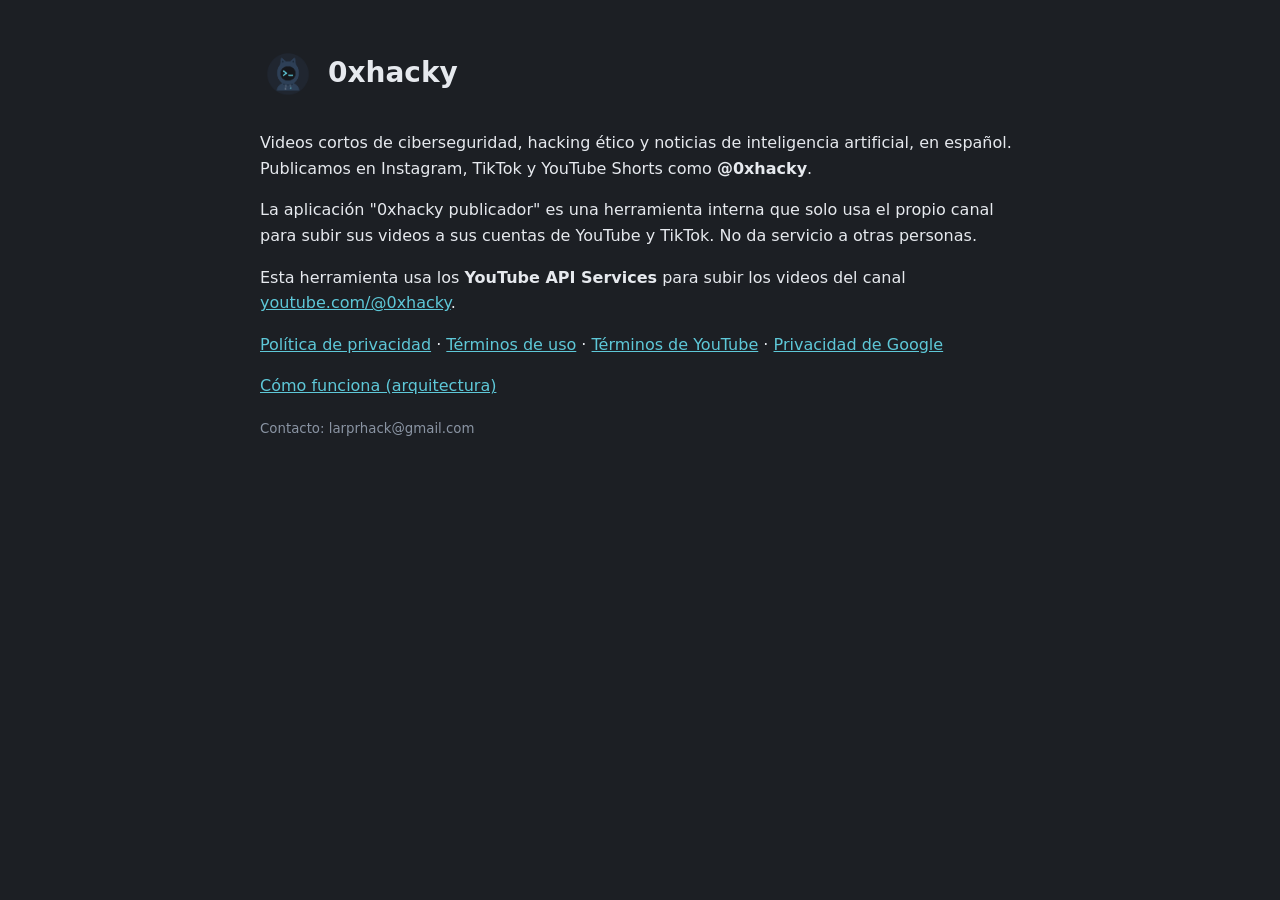
<file: index.html>
<!doctype html><html lang="es"><head><meta charset="utf-8"><meta name="viewport" content="width=device-width,initial-scale=1"><title>0xhacky</title><link rel="stylesheet" href="estilo.css"></head><body><main>
<header><img src="logo.png" alt="0xhacky"><h1>0xhacky</h1></header>
<p>Videos cortos de ciberseguridad, hacking ético y noticias de inteligencia artificial, en español. Publicamos en Instagram, TikTok y YouTube Shorts como <b>@0xhacky</b>.</p>
<p>La aplicación "0xhacky publicador" es una herramienta interna que solo usa el propio canal para subir sus videos a sus cuentas de YouTube y TikTok. No da servicio a otras personas.</p>
<p>Esta herramienta usa los <b>YouTube API Services</b> para subir los videos del canal <a href="https://www.youtube.com/@0xhacky">youtube.com/@0xhacky</a>.</p>
<p><a href="privacidad.html">Política de privacidad</a> · <a href="terminos.html">Términos de uso</a> · <a href="https://www.youtube.com/t/terms">Términos de YouTube</a> · <a href="https://policies.google.com/privacy">Privacidad de Google</a></p>
<p><a href="arquitectura.html">Cómo funciona (arquitectura)</a></p>
<p><small>Contacto: larprhack@gmail.com</small></p>
</main></body></html>
</file>
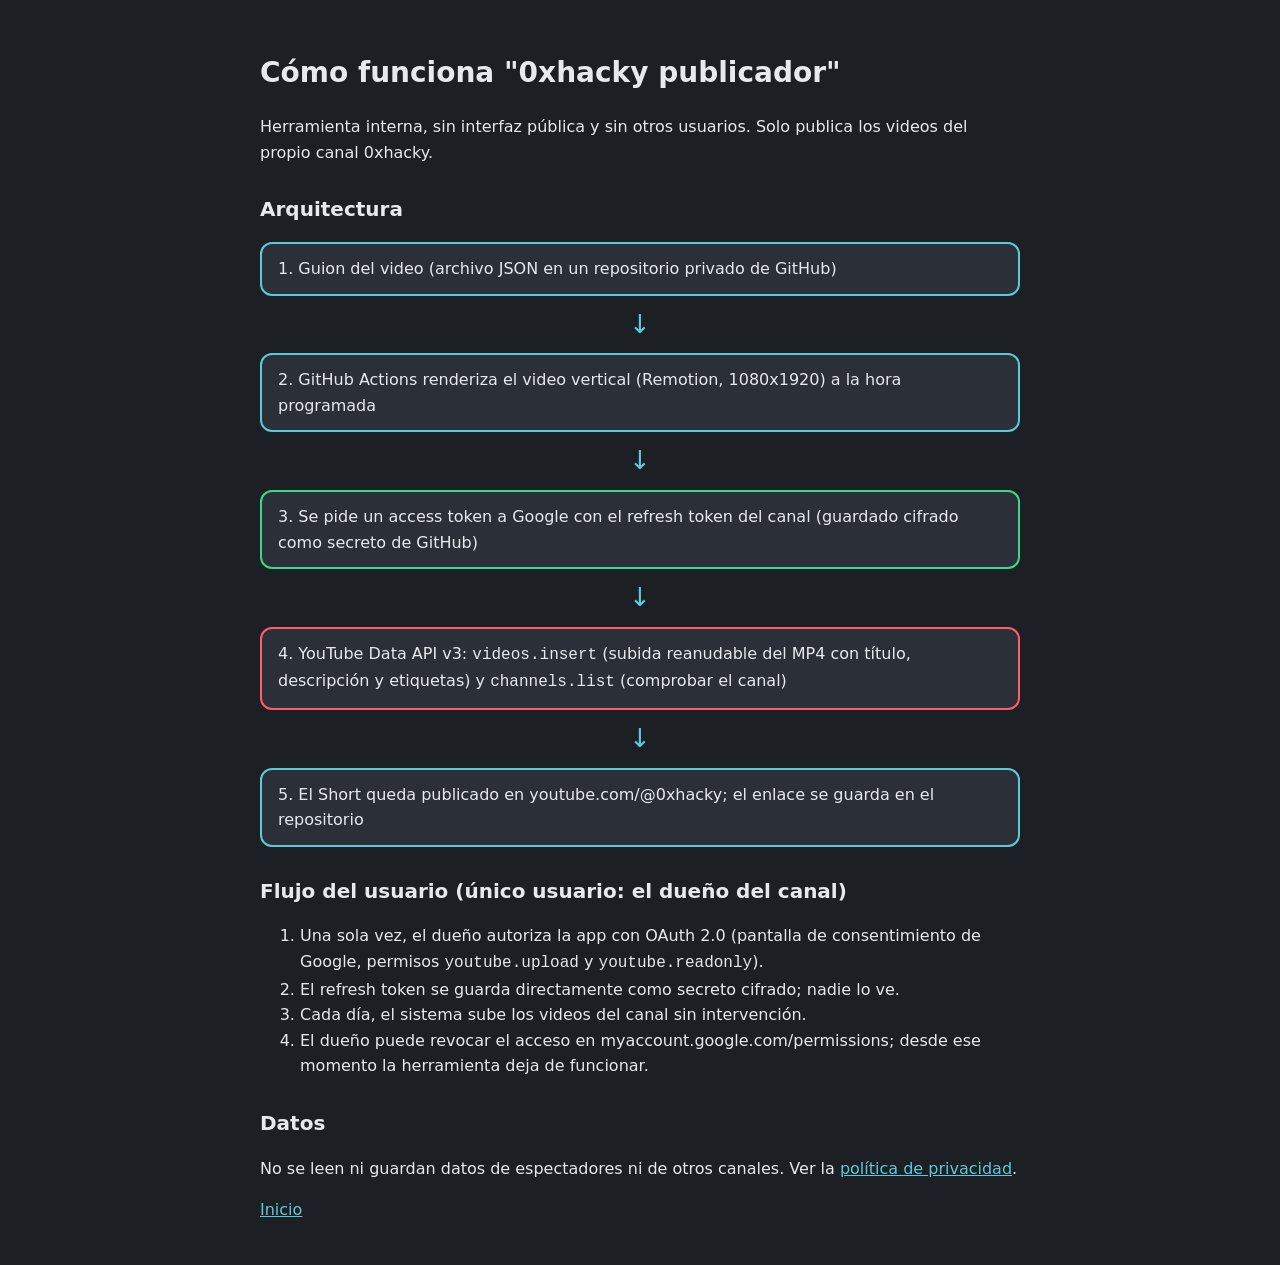
<file: arquitectura.html>
<!doctype html><html lang="es"><head><meta charset="utf-8"><meta name="viewport" content="width=device-width,initial-scale=1"><title>Arquitectura · 0xhacky</title><link rel="stylesheet" href="estilo.css">
<style>.caja{border:2px solid #5EC8D8;border-radius:12px;padding:12px 16px;margin:8px 0;background:#2B3038}.flecha{text-align:center;color:#5EC8D8;font-size:26px;margin:0}.g{border-color:#3DD68C}.y{border-color:#FF5C6C}</style></head><body><main>
<h1>Cómo funciona "0xhacky publicador"</h1>
<p>Herramienta interna, sin interfaz pública y sin otros usuarios. Solo publica los videos del propio canal 0xhacky.</p>
<h2>Arquitectura</h2>
<div class="caja">1. Guion del video (archivo JSON en un repositorio privado de GitHub)</div><p class="flecha">↓</p>
<div class="caja">2. GitHub Actions renderiza el video vertical (Remotion, 1080x1920) a la hora programada</div><p class="flecha">↓</p>
<div class="caja g">3. Se pide un access token a Google con el refresh token del canal (guardado cifrado como secreto de GitHub)</div><p class="flecha">↓</p>
<div class="caja y">4. YouTube Data API v3: <code>videos.insert</code> (subida reanudable del MP4 con título, descripción y etiquetas) y <code>channels.list</code> (comprobar el canal)</div><p class="flecha">↓</p>
<div class="caja">5. El Short queda publicado en youtube.com/@0xhacky; el enlace se guarda en el repositorio</div>
<h2>Flujo del usuario (único usuario: el dueño del canal)</h2>
<ol><li>Una sola vez, el dueño autoriza la app con OAuth 2.0 (pantalla de consentimiento de Google, permisos <code>youtube.upload</code> y <code>youtube.readonly</code>).</li><li>El refresh token se guarda directamente como secreto cifrado; nadie lo ve.</li><li>Cada día, el sistema sube los videos del canal sin intervención.</li><li>El dueño puede revocar el acceso en myaccount.google.com/permissions; desde ese momento la herramienta deja de funcionar.</li></ol>
<h2>Datos</h2><p>No se leen ni guardan datos de espectadores ni de otros canales. Ver la <a href="privacidad.html">política de privacidad</a>.</p>
<p><a href="index.html">Inicio</a></p>
</main></body></html>
</file>
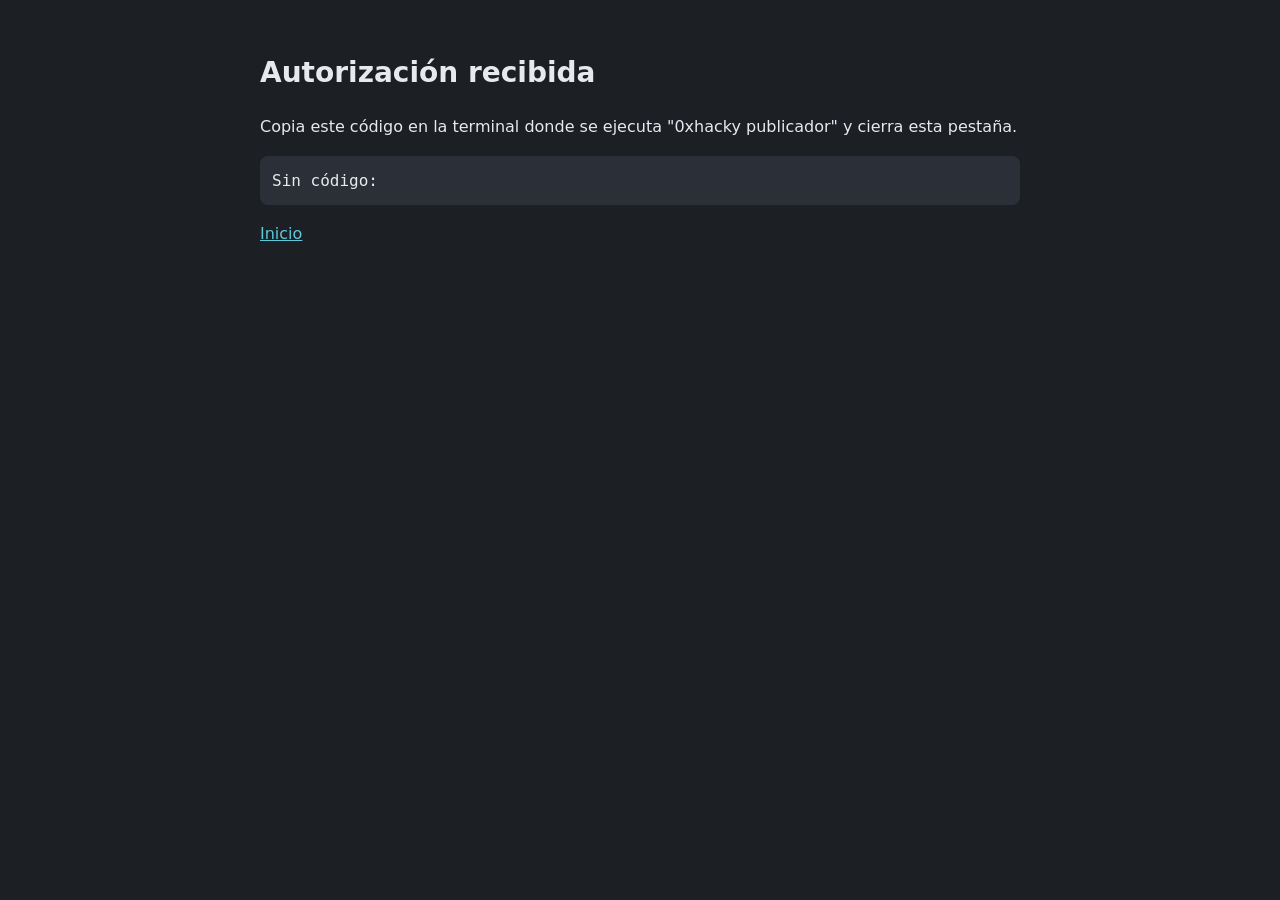
<file: callback.html>
<!doctype html><html lang="es"><head><meta charset="utf-8"><meta name="viewport" content="width=device-width,initial-scale=1"><title>Autorización · 0xhacky</title><link rel="stylesheet" href="estilo.css"></head><body><main>
<h1>Autorización recibida</h1>
<p id="m">Copia este código en la terminal donde se ejecuta "0xhacky publicador" y cierra esta pestaña.</p>
<pre id="c" style="white-space:pre-wrap;word-break:break-all;background:#2B3038;padding:12px;border-radius:8px"></pre>
<script>
const p=new URLSearchParams(location.search),m=document.getElementById('m'),c=document.getElementById('c');
// Si la autorización la pidió el servicio local de 0xhacky publicador (state "local-<puerto>-..."), le pasamos el código.
const local=/^local-(\d{4,5})-[a-f0-9]+$/.exec(p.get('state')||'');
if(local&&p.get('code')){
  m.textContent='Connecting to 0xhacky publicador...';c.style.display='none';
  fetch('http://127.0.0.1:'+local[1]+'/callback'+location.search).then(r=>r.json()).then(d=>{
    if(d.volver)location.replace(d.volver);else m.textContent=d.mensaje||d.error||'';
  }).catch(()=>{m.textContent='0xhacky publicador is not running on this computer.';});
}
else c.textContent=p.get('code')?p.get('code'):('Sin código: '+(p.get('error_description')||p.get('error')||''));
</script>
<p><a href="index.html">Inicio</a></p></main></body></html>
</file>
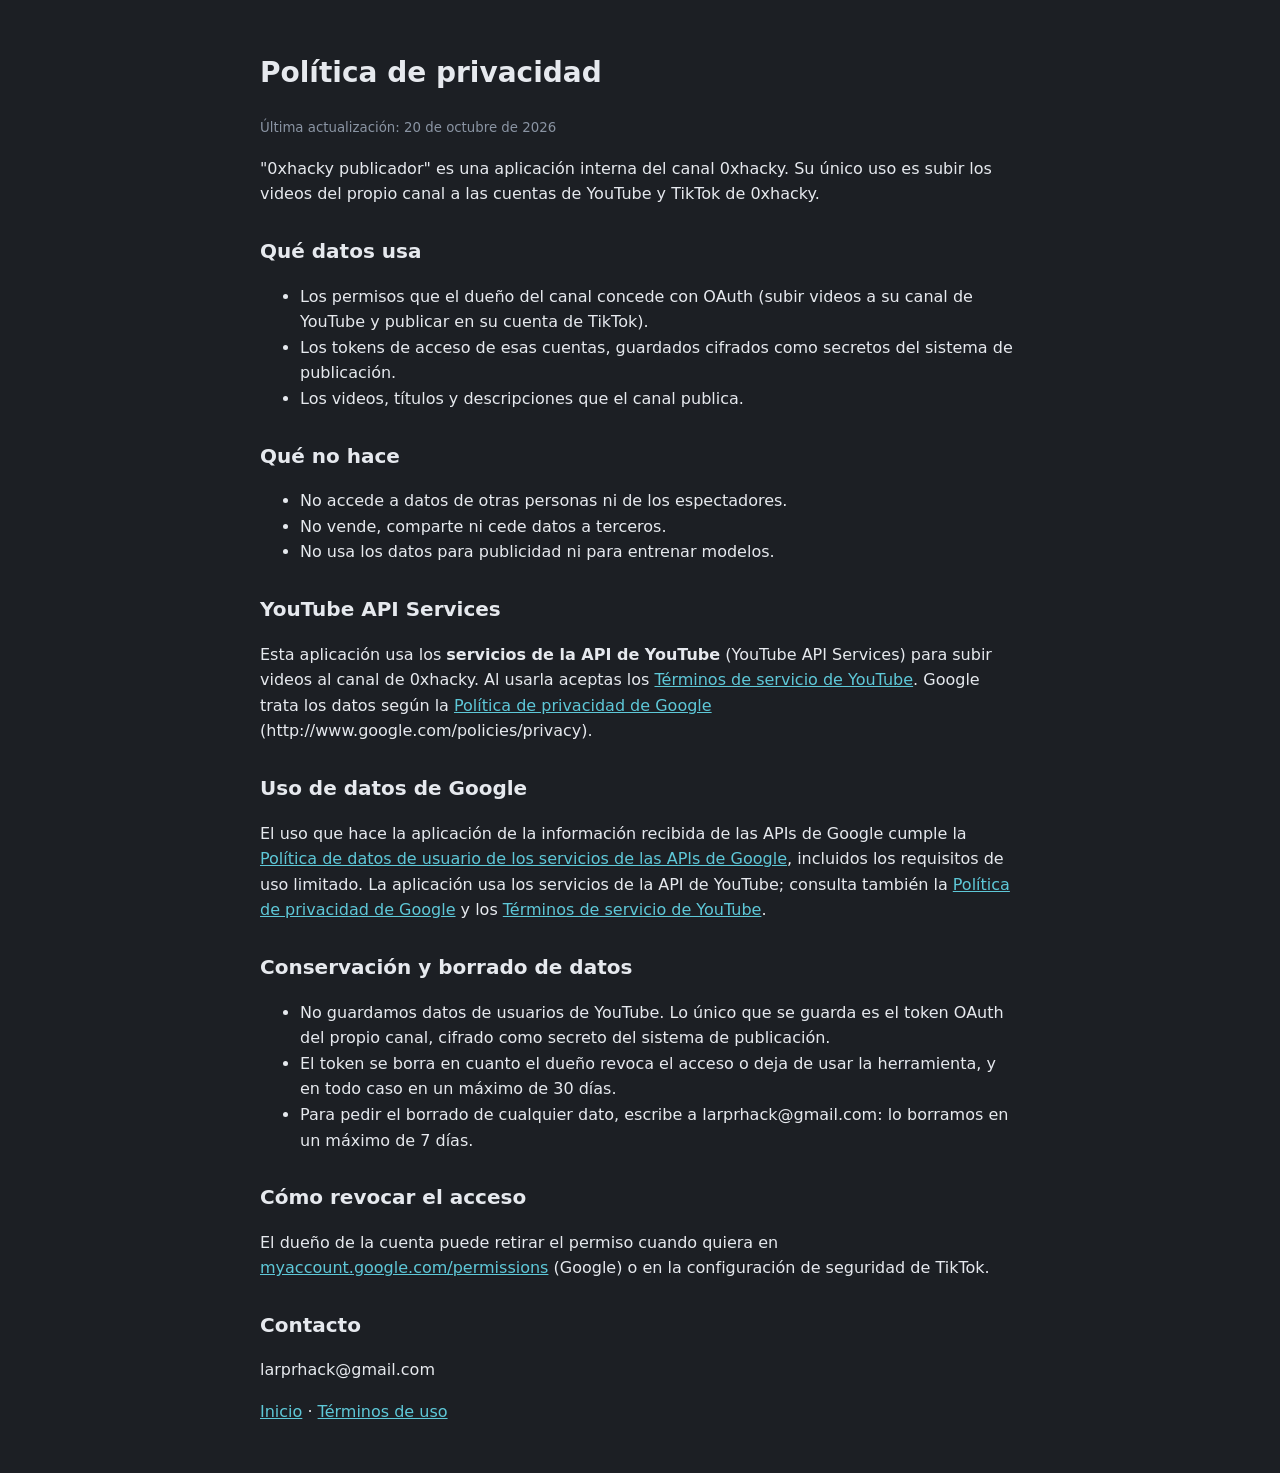
<file: privacidad.html>
<!doctype html><html lang="es"><head><meta charset="utf-8"><meta name="viewport" content="width=device-width,initial-scale=1"><title>Privacidad · 0xhacky</title><link rel="stylesheet" href="estilo.css"></head><body><main>
<h1>Política de privacidad</h1><p><small>Última actualización: 20 de octubre de 2026</small></p>
<p>"0xhacky publicador" es una aplicación interna del canal 0xhacky. Su único uso es subir los videos del propio canal a las cuentas de YouTube y TikTok de 0xhacky.</p>
<h2>Qué datos usa</h2>
<ul><li>Los permisos que el dueño del canal concede con OAuth (subir videos a su canal de YouTube y publicar en su cuenta de TikTok).</li><li>Los tokens de acceso de esas cuentas, guardados cifrados como secretos del sistema de publicación.</li><li>Los videos, títulos y descripciones que el canal publica.</li></ul>
<h2>Qué no hace</h2>
<ul><li>No accede a datos de otras personas ni de los espectadores.</li><li>No vende, comparte ni cede datos a terceros.</li><li>No usa los datos para publicidad ni para entrenar modelos.</li></ul>
<h2>YouTube API Services</h2>
<p>Esta aplicación usa los <b>servicios de la API de YouTube</b> (YouTube API Services) para subir videos al canal de 0xhacky. Al usarla aceptas los <a href="https://www.youtube.com/t/terms">Términos de servicio de YouTube</a>. Google trata los datos según la <a href="https://policies.google.com/privacy">Política de privacidad de Google</a> (http://www.google.com/policies/privacy).</p>
<h2>Uso de datos de Google</h2>
<p>El uso que hace la aplicación de la información recibida de las APIs de Google cumple la <a href="https://developers.google.com/terms/api-services-user-data-policy">Política de datos de usuario de los servicios de las APIs de Google</a>, incluidos los requisitos de uso limitado. La aplicación usa los servicios de la API de YouTube; consulta también la <a href="https://policies.google.com/privacy">Política de privacidad de Google</a> y los <a href="https://www.youtube.com/t/terms">Términos de servicio de YouTube</a>.</p>
<h2>Conservación y borrado de datos</h2>
<ul><li>No guardamos datos de usuarios de YouTube. Lo único que se guarda es el token OAuth del propio canal, cifrado como secreto del sistema de publicación.</li><li>El token se borra en cuanto el dueño revoca el acceso o deja de usar la herramienta, y en todo caso en un máximo de 30 días.</li><li>Para pedir el borrado de cualquier dato, escribe a larprhack@gmail.com: lo borramos en un máximo de 7 días.</li></ul>
<h2>Cómo revocar el acceso</h2>
<p>El dueño de la cuenta puede retirar el permiso cuando quiera en <a href="https://myaccount.google.com/permissions">myaccount.google.com/permissions</a> (Google) o en la configuración de seguridad de TikTok.</p>
<h2>Contacto</h2><p>larprhack@gmail.com</p>
<p><a href="index.html">Inicio</a> · <a href="terminos.html">Términos de uso</a></p>
</main></body></html>
</file>
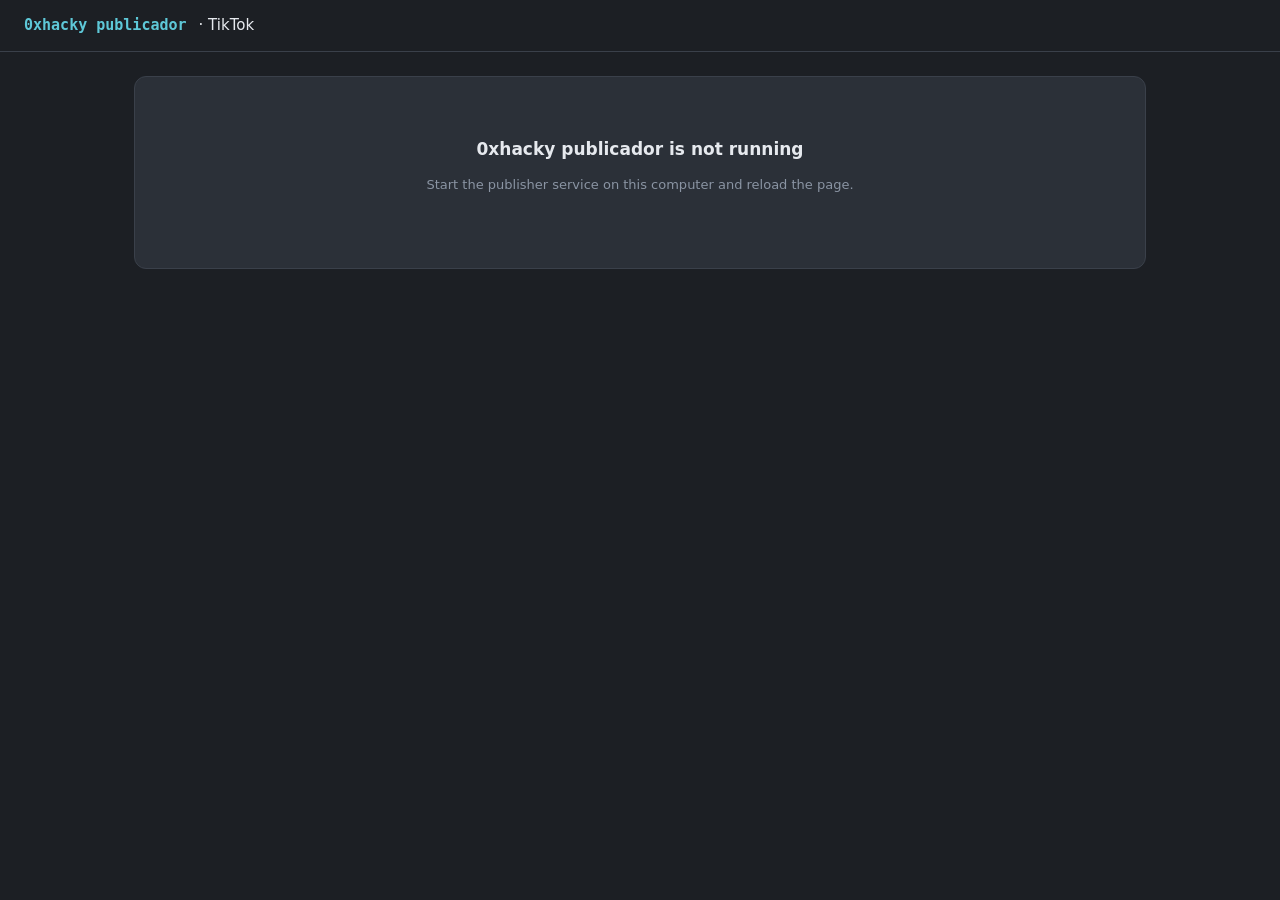
<file: publicar.html>
<!doctype html><html lang="en"><head><meta charset="utf-8"><meta name="viewport" content="width=device-width,initial-scale=1">
<title>0xhacky publicador · TikTok</title>
<style>
:root{--bg:#1C1F24;--card:#2B3038;--line:#3a404a;--txt:#E6E9EE;--muted:#8A94A3;--acc:#5EC8D8;--ok:#3DD68C;--bad:#FF5C6C}
*{box-sizing:border-box}body{margin:0;background:var(--bg);color:var(--txt);font:15px/1.5 system-ui,Segoe UI,sans-serif}
header{display:flex;align-items:center;gap:12px;padding:14px 24px;border-bottom:1px solid var(--line)}
header b{font-family:Consolas,monospace;color:var(--acc)}header .sp{flex:1}
main{max-width:1060px;margin:0 auto;padding:24px;display:grid;grid-template-columns:320px 1fr;gap:24px}
.card{background:var(--card);border:1px solid var(--line);border-radius:12px;padding:18px}
h2{margin:0 0 12px;font-size:17px}label{display:block;margin:10px 0 4px;color:var(--muted);font-size:13px}
select,textarea{width:100%;background:var(--bg);color:var(--txt);border:1px solid var(--line);border-radius:8px;padding:9px;font:inherit}
textarea{min-height:130px;resize:vertical}video{width:100%;border-radius:10px;background:#000;max-height:520px}
.row{display:flex;align-items:center;gap:8px;margin:6px 0}.row input{width:18px;height:18px}
.row.off{opacity:.45}.hint{color:var(--muted);font-size:13px}.warn{color:#F2B84B;font-size:13px}
button,.btn{background:var(--acc);color:#10161c;border:0;border-radius:8px;padding:11px 18px;font-weight:700;cursor:pointer;text-decoration:none;display:inline-block}
button:disabled{opacity:.4;cursor:not-allowed}button.sec{background:transparent;color:var(--txt);border:1px solid var(--line)}
.creator{display:flex;align-items:center;gap:10px}.creator img{width:44px;height:44px;border-radius:50%}
.consent a{color:var(--acc)}#status{margin-top:12px;font-family:Consolas,monospace;font-size:13px;white-space:pre-wrap}
.center{grid-column:1/-1;text-align:center;padding:60px 20px}
</style></head><body>
<header><b>0xhacky publicador</b><span>· TikTok</span><span class="sp"></span><span id="who" class="hint"></span></header>
<main id="app"><div class="center hint">Loading…</div></main>
<script>
// Habla con el servicio de 0xhacky publicador que corre en la computadora del dueño (scripts/tiktok-panel.mjs).
const API='http://127.0.0.1:3901';
const $=s=>document.querySelector(s);
const NOMBRES={PUBLIC_TO_EVERYONE:'Everyone',MUTUAL_FOLLOW_FRIENDS:'Friends',FOLLOWER_OF_CREATOR:'Followers',SELF_ONLY:'Only me'};
let cuenta,lista,reel;
async function iniciar(){
  cuenta=await (await fetch(API+'/api/cuenta')).json();
  if(!cuenta.conectado){
    $('#app').innerHTML='<div class="card center"><h2>Connect your TikTok account</h2><p class="hint">0xhacky publicador posts the short videos of @0xhacky to TikTok.<br>You will be asked to log in to TikTok and authorize: basic profile info, video upload and video publish.</p><button onclick="entrar()">Continue with TikTok</button></div>';
    return;
  }
  const c=cuenta.creador;
  $('#who').innerHTML='<a class="hint" href="#" onclick="salir();return false">Disconnect</a>';
  if(c.error){$('#app').innerHTML='<div class="card center"><h2>This account cannot post right now</h2><p class="warn">'+c.error+'</p><p class="hint">Please try again later.</p></div>';return;}
  lista=await (await fetch(API+'/api/reels')).json();
  $('#app').innerHTML=`
  <section class="card"><h2>Video</h2>
    <label>Choose a video</label><select id="reel">${lista.map(r=>'<option value="'+r.id+'">'+r.titulo+'</option>').join('')}</select>
    <label>Preview</label><video id="prev" controls playsinline></video>
    <div id="dur" class="hint"></div></section>
  <section class="card">
    <div class="creator"><img src="${c.creator_avatar_url||''}" alt=""><div><div class="hint">Posting to TikTok as</div><b>${c.creator_nickname}</b> <span class="hint">@${c.creator_username}</span></div></div>
    <label for="title">Title</label><textarea id="title" maxlength="2200"></textarea>
    <label for="priv">Who can view this video</label>
    <select id="priv"><option value="" disabled selected>Select privacy</option>${c.privacy_level_options.map(p=>'<option value="'+p+'">'+(NOMBRES[p]||p)+'</option>').join('')}</select>
    <div id="privhint" class="hint"></div>
    <label>Allow users to</label>
    <div class="row ${c.comment_disabled?'off':''}"><input type="checkbox" id="cm" ${c.comment_disabled?'disabled':''}><label for="cm" style="margin:0">Comment</label>${c.comment_disabled?'<span class="hint">(turned off in your TikTok settings)</span>':''}</div>
    <div class="row ${c.duet_disabled?'off':''}"><input type="checkbox" id="du" ${c.duet_disabled?'disabled':''}><label for="du" style="margin:0">Duet</label>${c.duet_disabled?'<span class="hint">(turned off in your TikTok settings)</span>':''}</div>
    <div class="row ${c.stitch_disabled?'off':''}"><input type="checkbox" id="st" ${c.stitch_disabled?'disabled':''}><label for="st" style="margin:0">Stitch</label>${c.stitch_disabled?'<span class="hint">(turned off in your TikTok settings)</span>':''}</div>
    <label>Content disclosure</label>
    <div class="row"><input type="checkbox" id="aigc" checked><label for="aigc" style="margin:0">AI-generated content</label><span class="hint">(adds TikTok's AI-generated label)</span></div>
    <div class="row"><input type="checkbox" id="cc"><label for="cc" style="margin:0">Disclose video content</label></div>
    <div id="ccbox" style="display:none;margin-left:26px">
      <p class="hint" style="margin:4px 0">Turn on to disclose that this video promotes goods or services in exchange for something of value. Your video could promote yourself, a third party, or both.</p>
      <div class="row"><input type="checkbox" id="yb"><label for="yb" style="margin:0">Your brand</label></div>
      <p class="hint" style="margin:0 0 6px 26px">You are promoting yourself or your own business.</p>
      <div class="row" id="bcrow"><input type="checkbox" id="bc"><label for="bc" style="margin:0">Branded content</label></div>
      <p class="hint" style="margin:0 0 6px 26px">You are promoting another brand or a third party.</p>
      <div id="cclabel" class="warn"></div>
    </div>
    <p class="consent hint" id="consent"></p>
    <span id="pubwrap"><button id="pub" disabled>Post to TikTok</button></span>
    <p class="hint">After you post, it may take a few minutes for the video to process and appear on your profile.</p>
    <div id="status"></div>
    <hr style="border-color:var(--line);margin:18px 0"><button class="sec" id="save">Save access for the workflow</button> <span id="saved" class="hint"></span>
  </section>`;
  $('#reel').onchange=elegir;elegir();
  ['priv','cc','yb','bc'].forEach(i=>$('#'+i).onchange=actualizar);
  $('#pub').onclick=publicar;$('#save').onclick=guardar;actualizar();
}
function elegir(){
  reel=lista.find(r=>r.id===$('#reel').value);$('#title').value=reel.texto;$('#prev').src=reel.video;$('#prev').poster=reel.portada||'';
  $('#prev').onloadedmetadata=()=>{const d=$('#prev').duration,max=cuenta.creador.max_video_post_duration_sec;
    $('#dur').innerHTML='Duration: '+d.toFixed(1)+' s'+(max&&d>max?' <span class="warn">(longer than the '+max+' s allowed for this account)</span>':'');actualizar();};
}
function actualizar(){
  const cc=$('#cc').checked,yb=$('#yb').checked,bc=$('#bc').checked,priv=$('#priv').value;
  $('#ccbox').style.display=cc?'block':'none';
  // Branded content can't be private.
  const solo=[...$('#priv').options].find(o=>o.value==='SELF_ONLY');
  if(solo){solo.disabled=cc&&bc;solo.title=cc&&bc?'Branded content visibility cannot be set to private.':'';}
  $('#bc').disabled=priv==='SELF_ONLY';$('#bcrow').title=priv==='SELF_ONLY'?'Branded content visibility cannot be set to private.':'';
  $('#privhint').textContent=priv==='SELF_ONLY'?'Branded content visibility cannot be set to private.':'';
  $('#cclabel').textContent=!cc?'':(bc?"Your video will be labeled as 'Paid partnership'":yb?"Your video will be labeled as 'Promotional content'":'');
  const mu='<a href="https://www.tiktok.com/legal/page/global/music-usage-confirmation/en" target="_blank">Music Usage Confirmation</a>';
  const bp='<a href="https://www.tiktok.com/legal/page/global/bc-policy/en" target="_blank">Branded Content Policy</a>';
  $('#consent').innerHTML=cc&&bc?"By posting, you agree to TikTok's "+bp+' and '+mu:"By posting, you agree to TikTok's "+mu;
  const d=$('#prev').duration,max=cuenta.creador.max_video_post_duration_sec;
  const falta=cc&&!yb&&!bc;
  $('#pub').disabled=!priv||falta||(max&&d>max);
  $('#pubwrap').title=falta?'You need to indicate if your content promotes yourself, a third party, or both.':(!priv?'Select who can view this video.':'');
}
async function publicar(){
  $('#pub').disabled=true;$('#status').textContent='Uploading video to TikTok…';
  const r=await fetch(API+'/api/publicar',{method:'POST',body:JSON.stringify({id:reel.id,title:$('#title').value,privacy_level:$('#priv').value,
    allow_comment:$('#cm').checked,allow_duet:$('#du').checked,allow_stitch:$('#st').checked,
    brand_organic:$('#cc').checked&&$('#yb').checked,brand_content:$('#cc').checked&&$('#bc').checked,is_aigc:$('#aigc').checked})});
  const d=await r.json();if(d.error){$('#status').textContent='Error: '+d.error;$('#pub').disabled=false;return;}
  $('#status').textContent='Uploaded. publish_id: '+d.publishId+'\nStatus: checking…';
  const t=setInterval(async()=>{const e=await (await fetch(API+'/api/estado?id='+encodeURIComponent(d.publishId))).json();
    $('#status').textContent='publish_id: '+d.publishId+'\nStatus: '+(e.status||e.error)+(e.fail_reason?' ('+e.fail_reason+')':'')+(e.status==='PUBLISH_COMPLETE'?'\nDone: the video is on your TikTok profile.':'');
    if(['PUBLISH_COMPLETE','FAILED'].includes(e.status)||e.error){clearInterval(t);$('#pub').disabled=false;}},5000);
}
async function guardar(){const d=await (await fetch(API+'/api/guardar',{method:'POST'})).json();$('#saved').textContent=d.ok?'Saved as GitHub secrets.':('Error: '+d.error);}
async function entrar(){location.href=(await (await fetch(API+'/api/login')).json()).url;}
async function salir(){await fetch(API+'/api/logout',{method:'POST'});location.reload();}
iniciar().catch(()=>{$('#app').innerHTML='<div class="card center"><h2>0xhacky publicador is not running</h2><p class="hint">Start the publisher service on this computer and reload the page.</p></div>';});
</script></body></html>
</file>
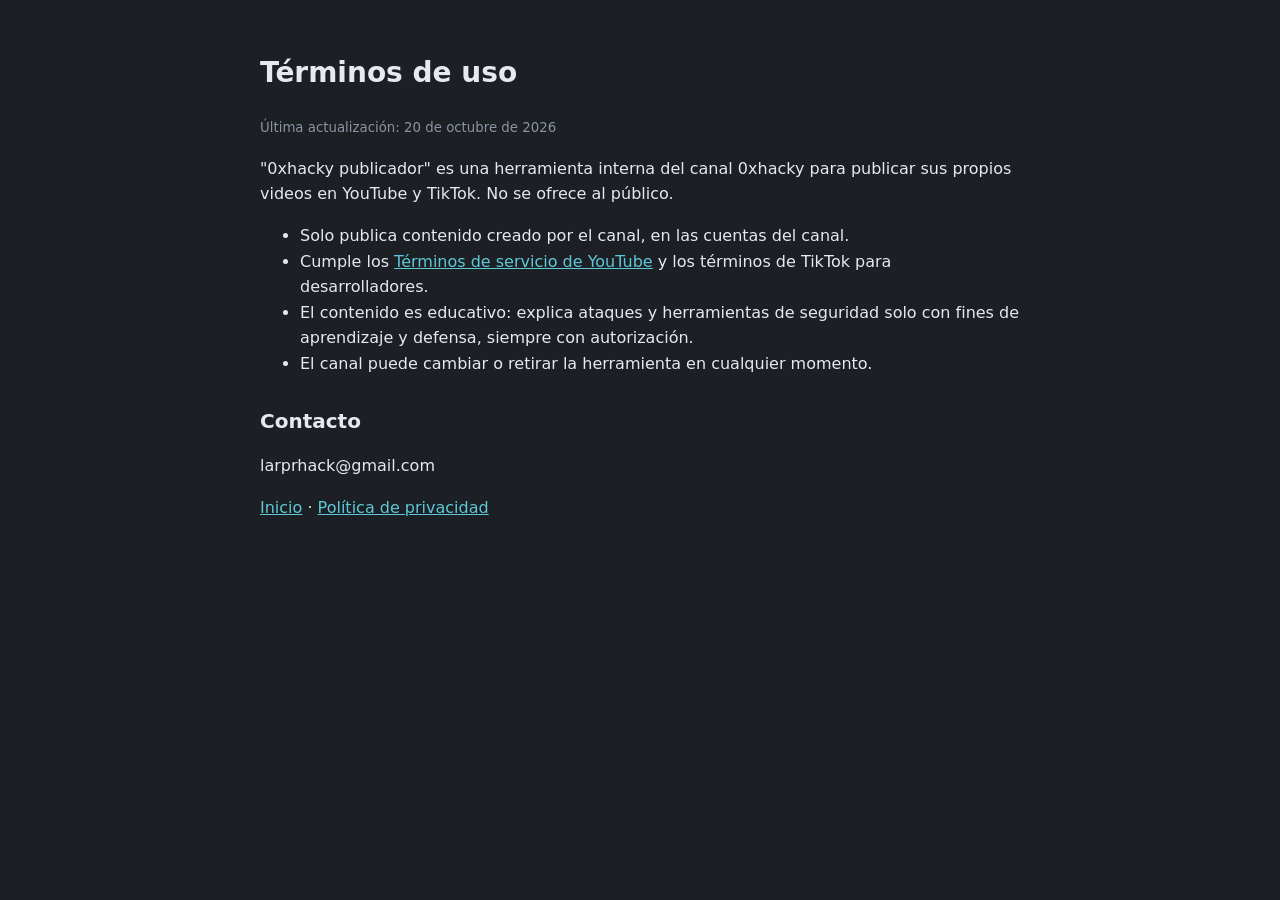
<file: terminos.html>
<!doctype html><html lang="es"><head><meta charset="utf-8"><meta name="viewport" content="width=device-width,initial-scale=1"><title>Términos · 0xhacky</title><link rel="stylesheet" href="estilo.css"></head><body><main>
<h1>Términos de uso</h1><p><small>Última actualización: 20 de octubre de 2026</small></p>
<p>"0xhacky publicador" es una herramienta interna del canal 0xhacky para publicar sus propios videos en YouTube y TikTok. No se ofrece al público.</p>
<ul><li>Solo publica contenido creado por el canal, en las cuentas del canal.</li><li>Cumple los <a href="https://www.youtube.com/t/terms">Términos de servicio de YouTube</a> y los términos de TikTok para desarrolladores.</li><li>El contenido es educativo: explica ataques y herramientas de seguridad solo con fines de aprendizaje y defensa, siempre con autorización.</li><li>El canal puede cambiar o retirar la herramienta en cualquier momento.</li></ul>
<h2>Contacto</h2><p>larprhack@gmail.com</p>
<p><a href="index.html">Inicio</a> · <a href="privacidad.html">Política de privacidad</a></p>
</main></body></html>
</file>
<file: estilo.css>
:root{--fondo:#1C1F24;--texto:#E6E9EE;--tenue:#8A94A3;--acento:#5EC8D8}
body{margin:0;background:var(--fondo);color:var(--texto);font:16px/1.6 system-ui,Segoe UI,Arial,sans-serif}
main{max-width:760px;margin:0 auto;padding:32px 16px}
a{color:var(--acento)}h1{font-size:28px}h2{font-size:20px;margin-top:28px}p,li{color:var(--texto)}small{color:var(--tenue)}
header{display:flex;gap:12px;align-items:center}header img{width:56px;height:56px;border-radius:50%}
</file>
